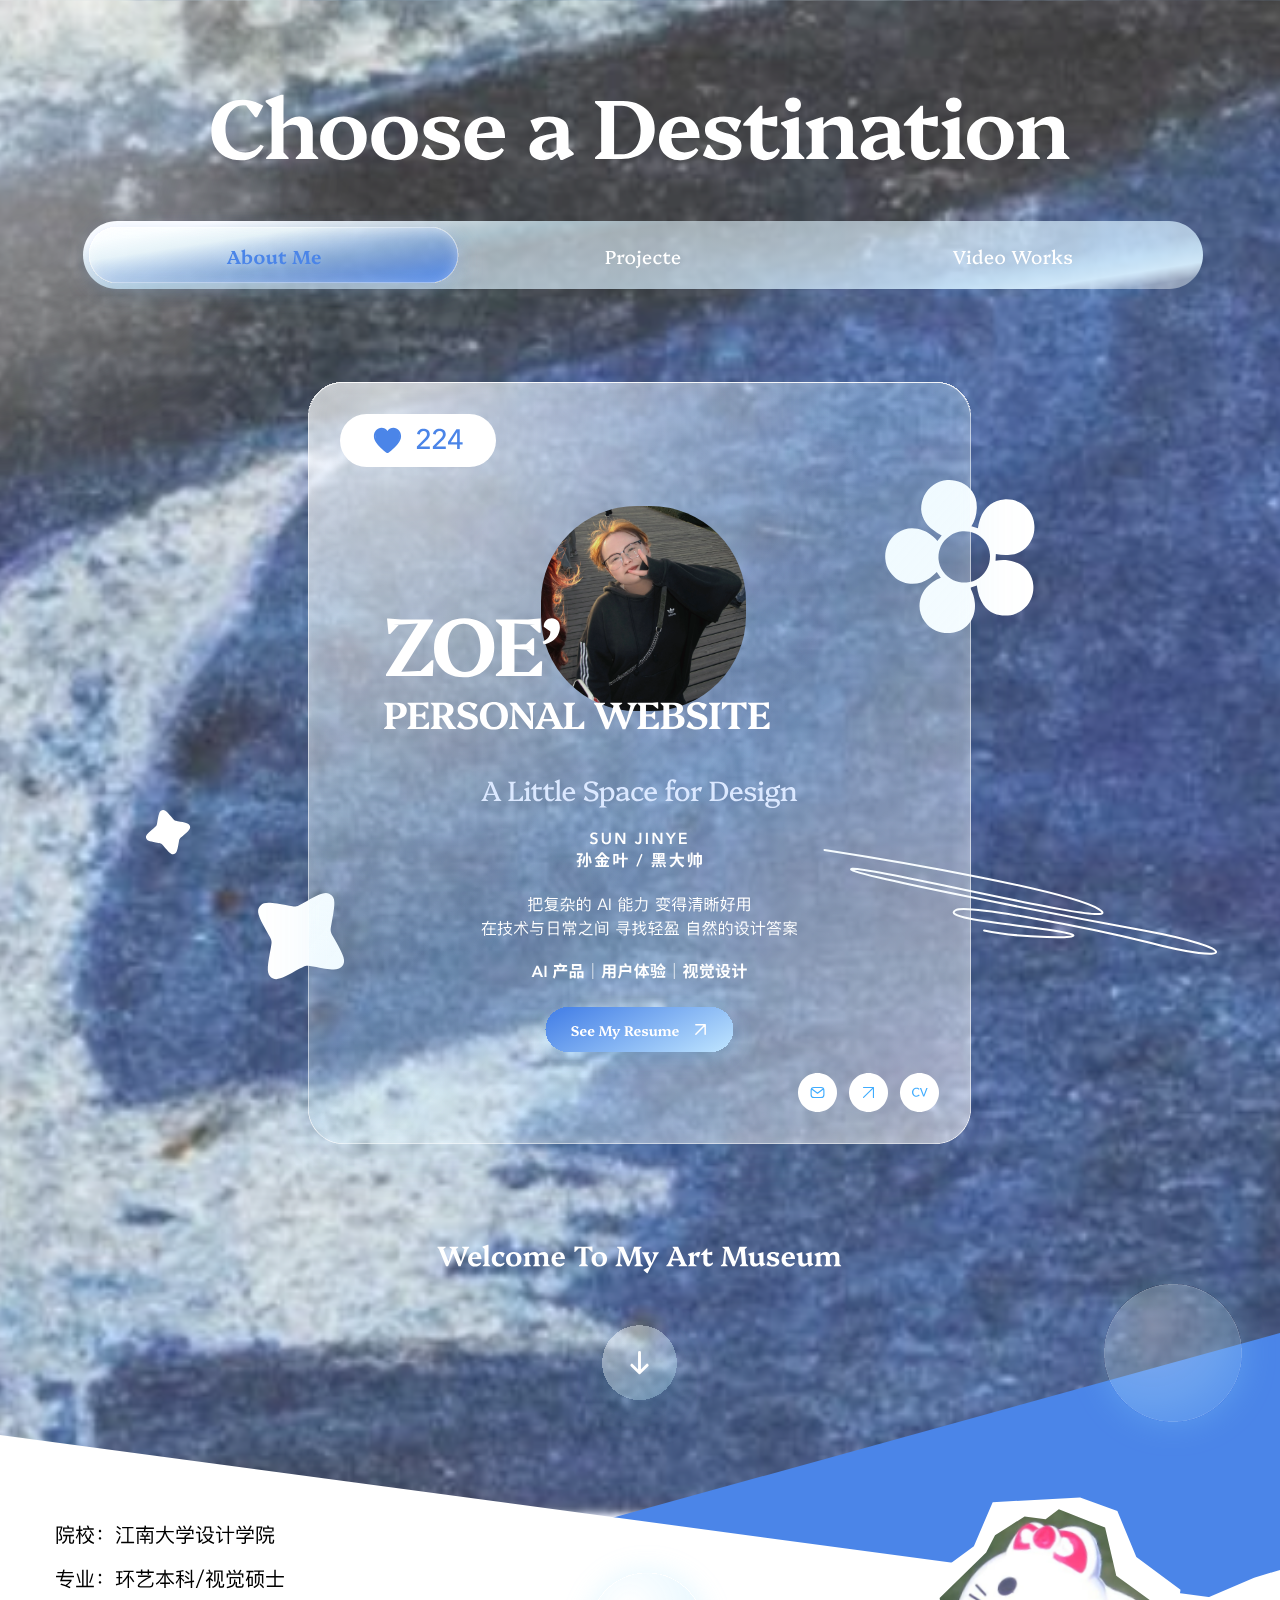
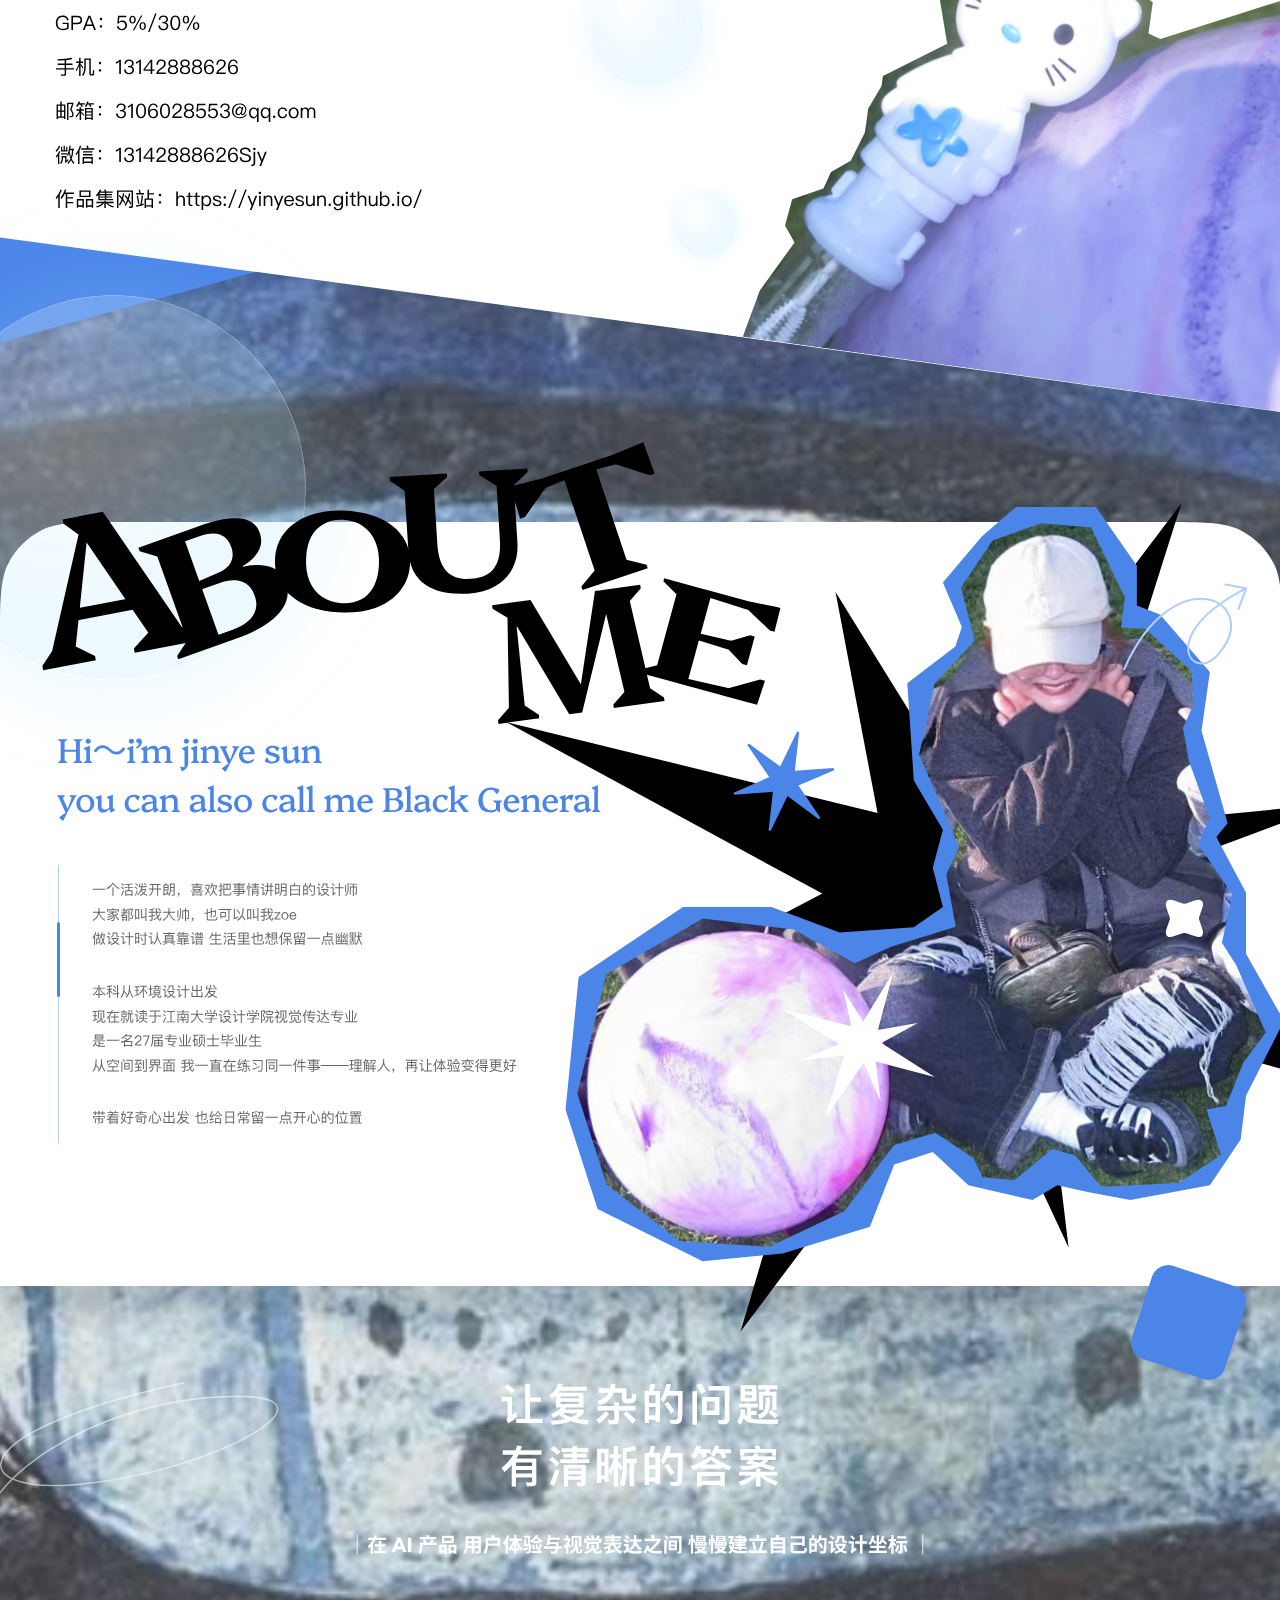
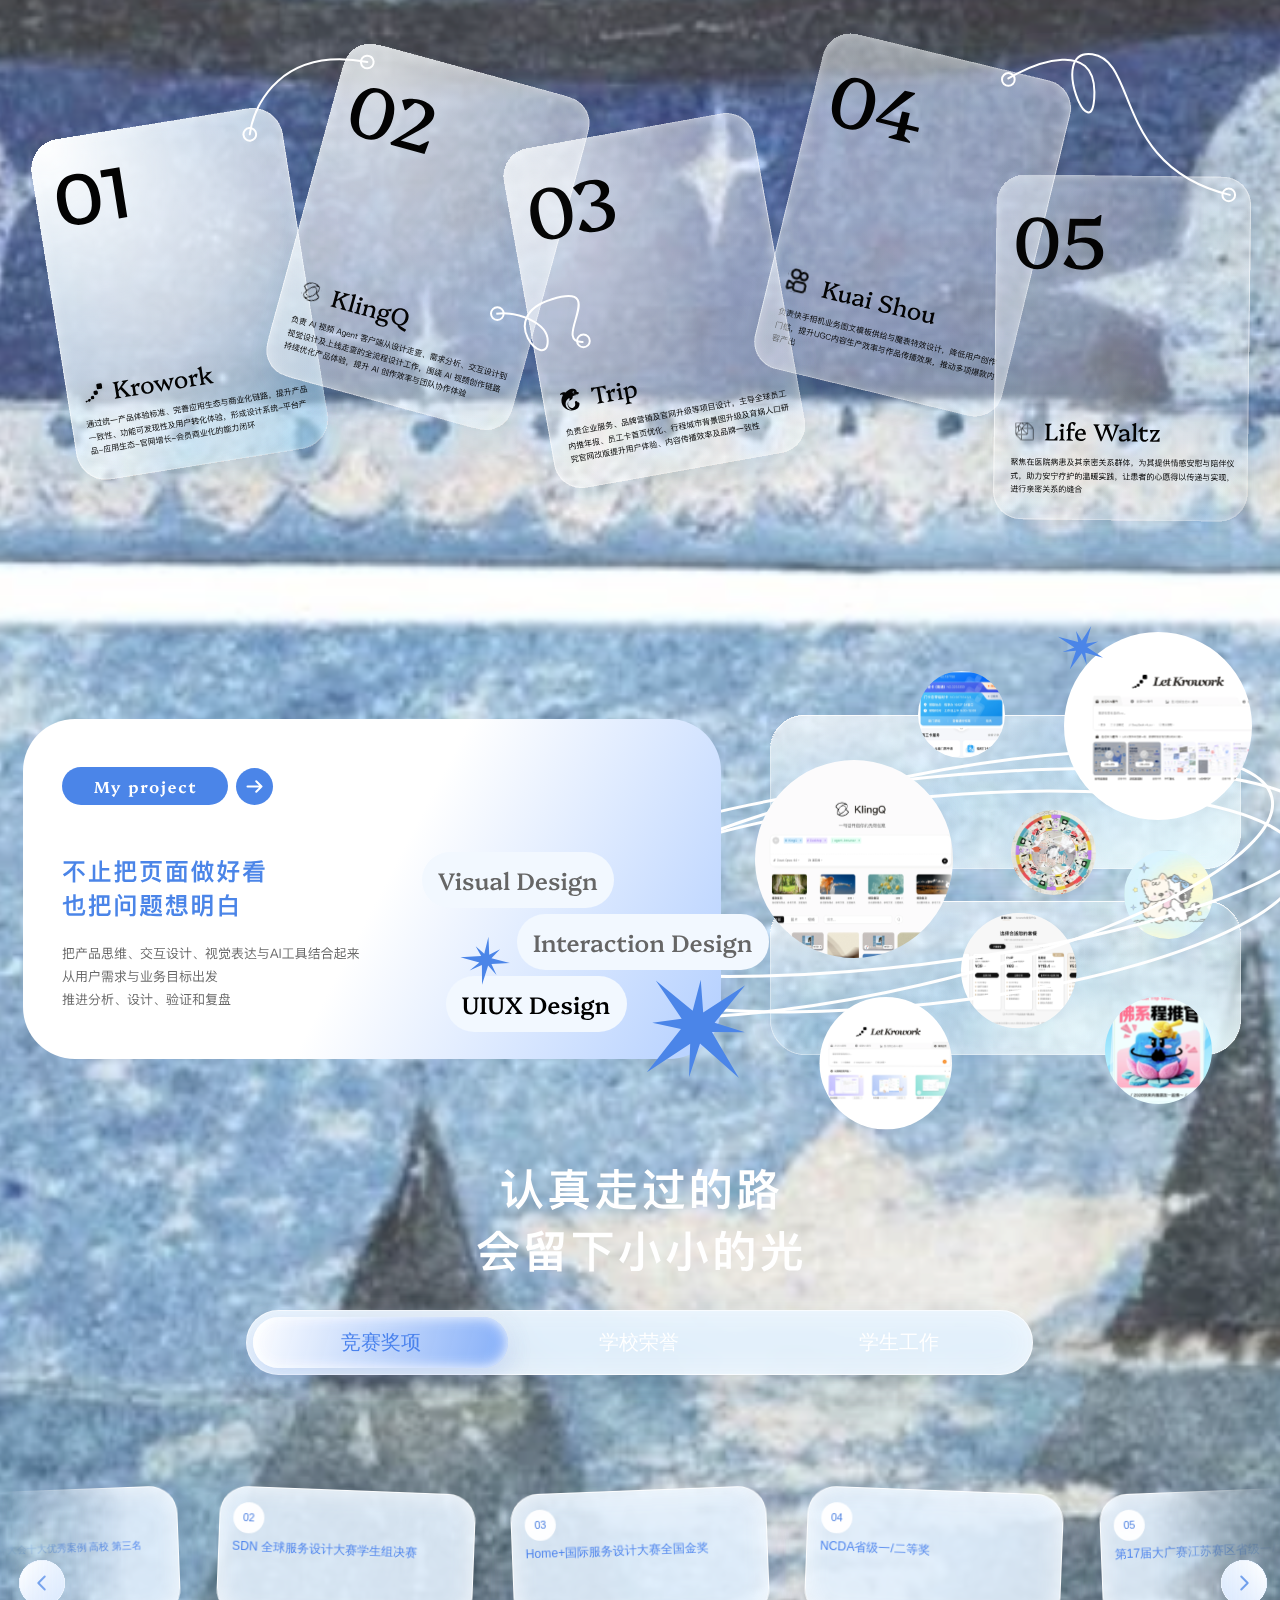
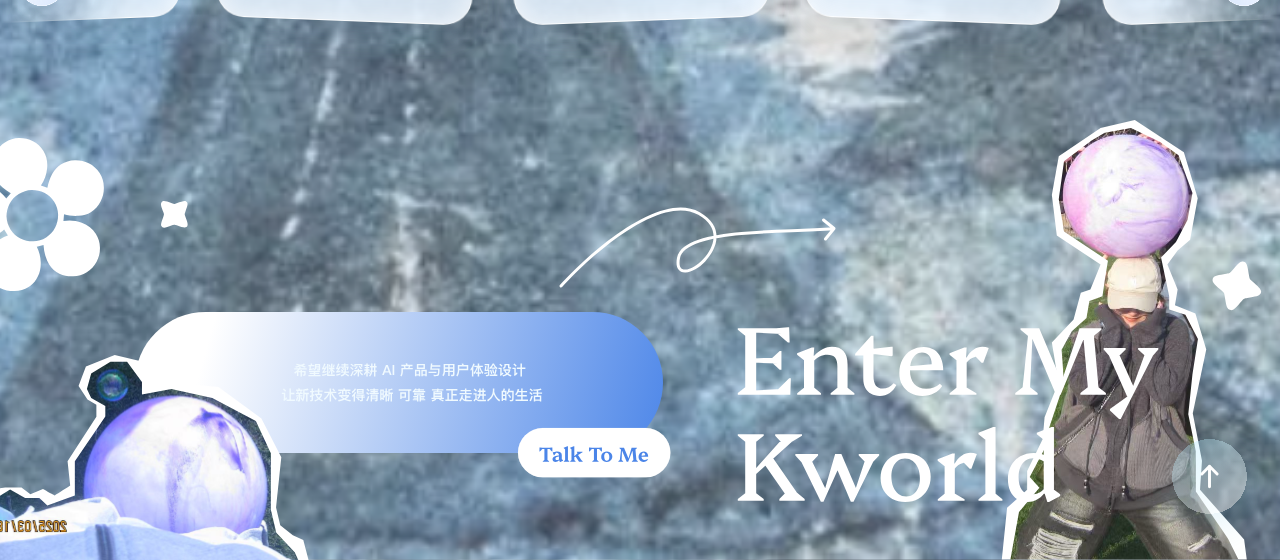
<file: personal-website/index.html>
<!doctype html>
<html lang="zh-CN">
  <head>
    <meta charset="UTF-8" />
    <meta name="viewport" content="width=device-width, initial-scale=1" />
    <meta name="theme-color" content="#8eb7d3" />
    <title>ZOE · Personal Website</title>
    <link rel="stylesheet" href="styles.css" />
  </head>
  <body>
    <main id="app" aria-live="polite">
      <section class="design-page is-active" data-page="about" aria-label="About Me">
        <div class="canvas about-canvas">
          <img class="design-image" src="assets/figma/about-animated.svg" alt="ZOE 个人网站 About Me 页面" />

          <nav class="image-nav image-nav--about" aria-label="主导航">
            <button data-go="about" aria-label="About Me"></button>
            <button data-go="projects" aria-label="Projects"></button>
            <button data-go="videos" aria-label="Video Works"></button>
          </nav>

          <a class="resume-link" href="https://yinyesun.github.io/" target="_blank" rel="noopener noreferrer" aria-label="打开作品集网站"></a>

          <div class="about-project-links" aria-label="精选项目">
            <button data-project="0" aria-label="打开 KlingQ 项目"></button>
            <button data-project="1" aria-label="打开 KroWork 项目一"></button>
            <button data-project="2" aria-label="打开 KroWork 项目二"></button>
            <button data-project="4" aria-label="打开人生圆舞曲项目"></button>
            <button data-go="projects" aria-label="查看全部项目"></button>
          </div>

          <section class="honors-ui" aria-label="个人荣誉">
            <div class="honors-tabs" role="tablist" aria-label="荣誉分类">
              <button class="is-selected" role="tab" aria-selected="true" data-honor-tab="competition">竞赛奖项</button>
              <button role="tab" aria-selected="false" data-honor-tab="school">学校荣誉</button>
              <button role="tab" aria-selected="false" data-honor-tab="student">学生工作</button>
            </div>
            <div class="honors-carousel">
              <button class="honor-arrow honor-prev" aria-label="上一条荣誉">‹</button>
              <div class="honor-track" aria-live="off"></div>
              <button class="honor-arrow honor-next" aria-label="下一条荣誉">›</button>
            </div>
          </section>
          <button class="back-to-top" type="button" aria-label="回到顶部"></button>
        </div>
      </section>

      <section class="design-page" data-page="projects" aria-label="Projects">
        <div class="canvas projects-canvas">
          <img class="design-image" src="assets/figma/projects.png" alt="Projects 项目列表页面" />
          <div class="project-art-window" aria-hidden="true">
            <img id="project-art" src="assets/figma/project-01-klingq.png" alt="" />
          </div>
          <nav class="image-nav image-nav--projects" aria-label="主导航">
            <button data-go="about" aria-label="About Me"></button>
            <button data-go="projects" aria-label="Projects"></button>
            <button data-go="videos" aria-label="Video Works"></button>
          </nav>
          <button class="project-arrow project-prev" aria-label="上一个项目">‹</button>
          <button class="project-arrow project-next" aria-label="下一个项目">›</button>
          <div class="project-card-switcher" aria-label="选择项目">
            <button data-project-select="0" aria-label="切换到 KlingQ"></button>
            <button data-project-select="1" aria-label="切换到 KroWork Design System"></button>
            <button data-project-select="2" aria-label="切换到 KroWork 超能套件"></button>
            <button data-project-select="3" aria-label="切换到 KroWork 商业体验"></button>
            <button data-project-select="4" aria-label="切换到人生圆舞曲"></button>
            <button data-project-select="5" aria-label="切换到魔表与图文模板供给"></button>
            <button data-project-select="6" aria-label="切换到员工卡首页优化"></button>
            <button data-project-select="7" aria-label="切换到内推年报"></button>
          </div>
        </div>
      </section>

      <section class="design-page" data-page="videos" aria-label="Video Works">
        <div class="canvas videos-canvas">
          <img class="design-image" src="assets/figma/video-works.png" alt="Video Works 视频作品页面" />
          <nav class="image-nav image-nav--videos" aria-label="主导航">
            <button data-go="about" aria-label="About Me"></button>
            <button data-go="projects" aria-label="Projects"></button>
            <button data-go="videos" aria-label="Video Works"></button>
          </nav>
          <button class="video-open video-open--life" data-video="life" aria-label="播放人生圆舞曲"></button>
          <button class="video-open video-open--trip" data-video="trip" aria-label="播放携程程里内推"></button>
          <button class="video-open video-open--magic" data-video="magic" aria-label="播放魔表特效设计"></button>
          <button class="video-open video-open--car" data-video="car" aria-label="播放古车博物馆"></button>
        </div>
      </section>

      <section class="design-page detail-page" data-page="detail" aria-label="项目详情">
        <div class="canvas detail-canvas">
          <img id="detail-image" class="design-image" src="assets/figma/project-01-klingq.png" alt="项目详情页面" />
          <nav class="image-nav image-nav--projects" aria-label="主导航">
            <button data-go="about" aria-label="About Me"></button>
            <button data-go="projects" aria-label="Projects"></button>
            <button data-go="videos" aria-label="Video Works"></button>
          </nav>
        </div>
        <button class="floating-control detail-back" aria-label="返回项目列表">← 返回项目</button>
        <button class="floating-control detail-prev" aria-label="上一个项目">‹</button>
        <button class="floating-control detail-next" aria-label="下一个项目">›</button>
      </section>
    </main>

    <dialog class="video-dialog" aria-labelledby="video-title">
      <div class="video-dialog__panel">
        <button class="video-close" aria-label="关闭视频"><span aria-hidden="true">×</span></button>
        <h2 id="video-title"></h2>
        <video id="video-player" controls playsinline preload="metadata"></video>
      </div>
    </dialog>

    <div class="moonshot-cursor" aria-hidden="true"></div>
    <div class="moonshot-cursor-dot" aria-hidden="true"></div>

    <script src="script.js"></script>
  </body>
</html>
</file>
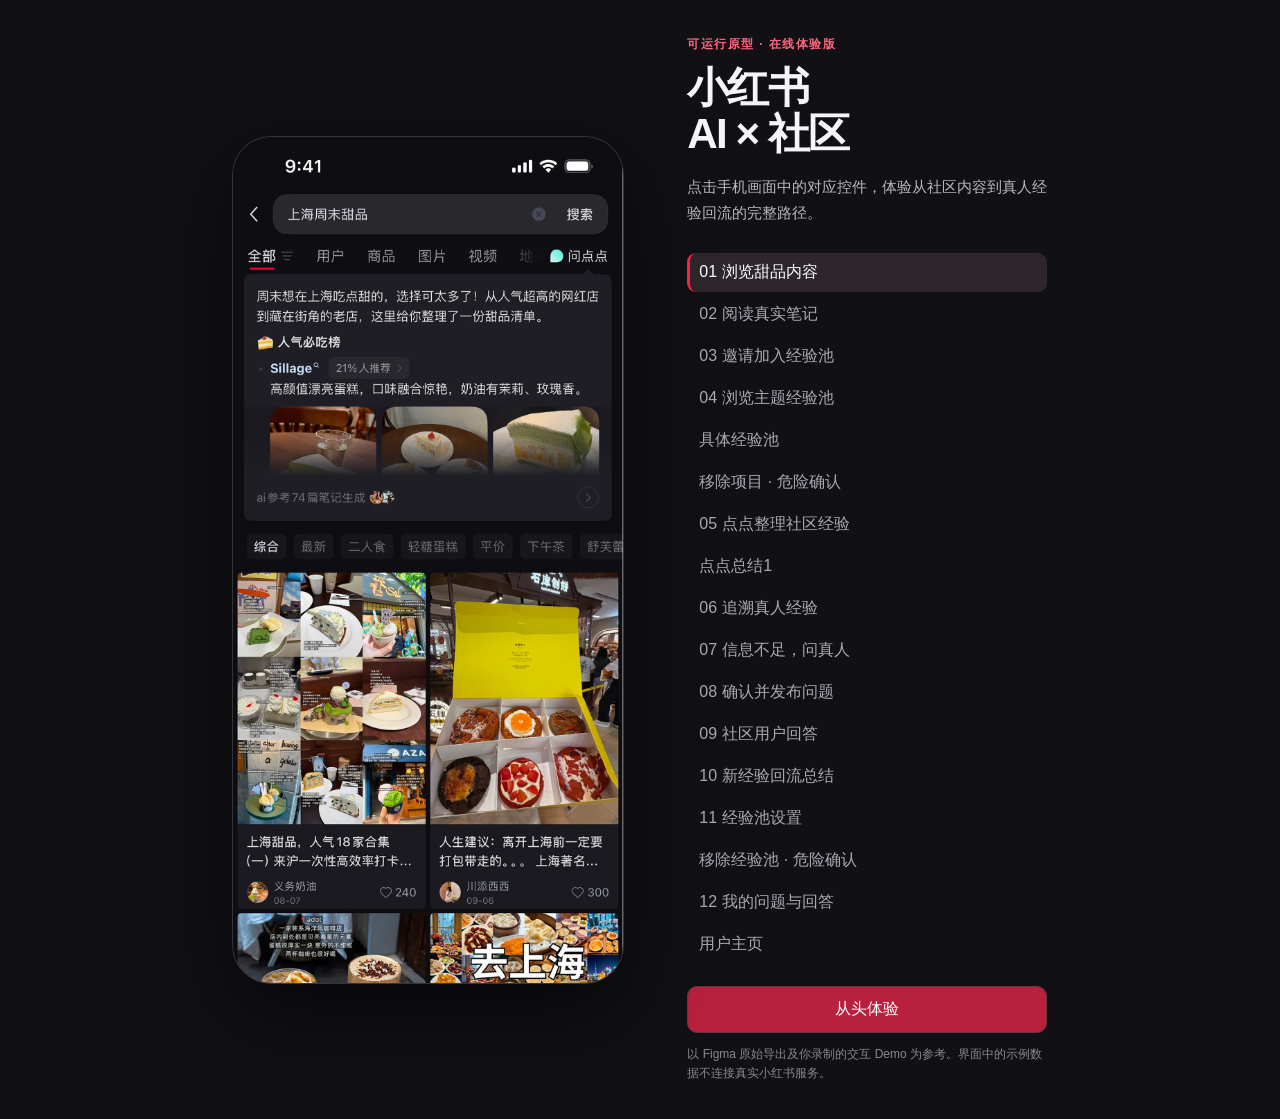
<file: xiaohongshu-mobile-demo/index.html>
<!doctype html>
<html lang="zh-CN">
  <head>
    <meta charset="UTF-8" />
    <meta name="viewport" content="width=device-width, initial-scale=1, viewport-fit=cover" />
    <meta name="theme-color" content="#1b1a1f" />
    <title>小红书 · AI × 社区交互 Demo</title>
    <link rel="stylesheet" href="./styles.css?v=20260920-star-small" />
  </head>
  <body>
    <main class="workspace">
      <section class="phone" aria-label="小红书手机端交互原型">
        <img id="screen-image" class="screen-image" alt="" draggable="false" />
        <div id="saved-star" class="saved-star" hidden aria-hidden="true"><svg viewBox="0 0 48 48" focusable="false"><path d="M24 3.5c1.1 0 2.1.7 2.6 1.7l5.5 11.2 12.3 1.8a2.9 2.9 0 0 1 1.6 4.9l-8.9 8.7 2.1 12.3a2.9 2.9 0 0 1-4.2 3L24 41.3l-11 5.8a2.9 2.9 0 0 1-4.2-3l2.1-12.3L2 23.1a2.9 2.9 0 0 1 1.6-4.9l12.3-1.8 5.5-11.2A2.9 2.9 0 0 1 24 3.5Z"/></svg><span>161</span></div>
        <div id="hotspots" class="hotspots"></div>
        <div id="tap-feedback" class="tap-feedback" aria-hidden="true"></div>
        <div id="action-message" class="action-message" role="status"></div>
      </section>
      <aside class="review" aria-label="演示导航">
        <p class="review-kicker">可运行原型 · 在线体验版</p>
        <h1>小红书<br />AI × 社区</h1>
        <p class="review-description">点击手机画面中的对应控件，体验从社区内容到真人经验回流的完整路径。</p>
        <ol id="steps" class="steps"></ol>
        <button id="restart" class="restart" type="button">从头体验</button>
        <p class="review-note">以 Figma 原始导出及你录制的交互 Demo 为参考。界面中的示例数据不连接真实小红书服务。</p>
      </aside>
    </main>
    <script defer src="./main.js?v=20260920-pool-profile"></script>
  </body>
</html>
</file>
<file: personal-website/styles.css>
:root {
  color-scheme: light;
  --blue: #4a82ed;
  --glow: rgba(89, 143, 255, 0.55);
}

* { box-sizing: border-box; }
html { scroll-behavior: smooth; background: #1b2530; }
body { margin: 0; min-width: 320px; font-family: Inter, "PingFang SC", "Microsoft YaHei", sans-serif; background: #1b2530; }
button { font: inherit; }
.design-page { display: none; }
.design-page.is-active { display: block; animation: page-in 440ms ease both; }
.canvas { position: relative; width: min(100%, 1280px); margin: 0 auto; overflow: hidden; background: #8eb7d3; }
.design-image { display: block; width: 100%; height: auto; user-select: none; }

.image-nav { position: absolute; left: 5.7%; width: 88.6%; display: grid; grid-template-columns: repeat(3, 1fr); z-index: 12; }
.image-nav--about { top: 4.02%; height: 1.28%; }
.image-nav--projects { top: 9.68%; height: 3.25%; }
.image-nav--videos { top: 5.48%; height: 1.9%; }

.image-nav button, .about-project-links button, .video-open, .resume-link, .project-card-switcher button {
  appearance: none; border: 0; background: transparent; cursor: pointer; border-radius: 999px;
  transition: transform 180ms ease, filter 180ms ease, box-shadow 180ms ease;
}

.image-nav button:hover, .video-open:hover, .resume-link:hover,
.honors-tabs button:hover, .floating-control:hover {
  transform: translateY(-3px) scale(1.015); filter: drop-shadow(0 0 17px rgba(255,255,255,.92));
}

.image-nav button:focus-visible, .about-project-links button:focus-visible, .resume-link:focus-visible,
.video-open:focus-visible, .honors-tabs button:focus-visible, .project-arrow:focus-visible,
.honor-arrow:focus-visible, .floating-control:focus-visible {
  outline: 3px solid rgba(255,255,255,.95); outline-offset: 3px;
}

.resume-link { position: absolute; z-index: 18; left: 42.5%; top: 18.79%; width: 14.85%; height: .9%; }
.resume-link:hover { box-shadow: 0 11px 18px 1px rgba(255,255,255,.19); filter: none; animation: hover-bob 520ms ease-in-out infinite alternate; }

.about-project-links { position: absolute; top: 57.7%; left: 0; width: 100%; height: 12.5%; z-index: 16; pointer-events: none; }
.about-project-links button {
  position: absolute; pointer-events: auto; overflow: hidden; border-radius: 34px; background: rgba(255,255,255,.01);
  transform: rotate(var(--card-tilt)); transform-origin: center; backdrop-filter: brightness(1); transition: none;
}
.about-project-links button:nth-child(1) { --card-tilt: -7deg; left: 1.5%; top: 17%; width: 25%; height: 69%; }
.about-project-links button:nth-child(2) { --card-tilt: 8deg; left: 21%; top: 2%; width: 25%; height: 72%; }
.about-project-links button:nth-child(3) { --card-tilt: -4deg; left: 40%; top: 14%; width: 24%; height: 70%; }
.about-project-links button:nth-child(4) { --card-tilt: 8deg; left: 60.5%; top: 1%; width: 25%; height: 72%; }
.about-project-links button:nth-child(5) { --card-tilt: 0deg; left: 78%; top: 21%; width: 21%; height: 64%; }
.back-to-top {
  position: absolute; z-index: 18; left: 91.56%; top: 97.74%; width: 5.86%; aspect-ratio: 1;
  appearance: none; border: 0; border-radius: 50%; background: transparent; cursor: pointer;
}

.honors-ui { position: absolute; top: 83%; left: 0; width: 100%; height: 8.42%; z-index: 14; overflow: hidden; }
.honors-tabs {
  position: absolute; z-index: 3; left: 19.23%; top: 13.62%; width: 61.46%; height: 14.26%; margin: 0; padding: .45%;
  display: grid; grid-template-columns: repeat(3, 1fr); gap: .5%;
  border: 1px solid rgba(255,255,255,.75); border-radius: 999px; background: rgba(228,242,253,.94);
  box-shadow: inset 0 0 28px rgba(255,255,255,.52), 0 10px 30px rgba(60,99,139,.1); backdrop-filter: blur(13px);
}
.honors-tabs button {
  position: relative; border: 0; border-radius: 999px; color: #fff; background: transparent; cursor: pointer;
  font-size: clamp(11px, 1.6vw, 24px); transition: transform 180ms ease, filter 180ms ease, background 220ms ease, color 220ms ease;
}
.honors-tabs button:hover { background: rgba(255,255,255,.14); box-shadow: 0 0 20px rgba(255,255,255,.58); }
.honors-tabs button.is-selected {
  color: #4a82ed; font-weight: 400; background: linear-gradient(105deg, rgba(255,255,255,.96), rgba(123,168,249,.9));
  box-shadow: 0 8px 24px rgba(62,116,222,.22), inset 0 0 14px #fff, 0 0 18px rgba(255,255,255,.5); animation: tab-pop 320ms ease both;
}
.honors-carousel { position: absolute; z-index: 2; inset: 0; height: 100%; pointer-events: none; }
.honor-track {
  position: absolute; inset: 0; width: 100%; height: 100%; overflow: hidden; pointer-events: none;
}
.honor-track.is-paginated {
  -webkit-mask-image: linear-gradient(90deg, transparent 0, #000 10%, #000 90%, transparent 100%);
  mask-image: linear-gradient(90deg, transparent 0, #000 10%, #000 90%, transparent 100%);
}
.honor-card {
  position: absolute; min-height: 0; padding: 1.15% 1%; border: 1px solid rgba(255,255,255,.9);
  border-radius: clamp(18px, 2.2vw, 31px); background: rgba(226,240,253,.89);
  box-shadow: inset 0 0 24px rgba(255,255,255,.75), 0 15px 28px rgba(75,111,145,.13);
  backdrop-filter: blur(16px); color: #4a82ed; overflow: hidden; transform: rotate(var(--tilt, 0deg)); animation: card-in 420ms ease both;
}
.honor-card:nth-child(1) { --tilt: -2.2deg; left: -6%; top: 53.5%; width: 20%; height: 29%; }
.honor-card:nth-child(2) { --tilt: 2.2deg; left: 17%; top: 53.5%; width: 20%; height: 29%; }
.honor-card:nth-child(3) { --tilt: -2.2deg; left: 40%; top: 53.5%; width: 20%; height: 29%; }
.honor-card:nth-child(4) { --tilt: 2.2deg; left: 63%; top: 53.5%; width: 20%; height: 29%; }
.honor-card:nth-child(5) { --tilt: -2.2deg; left: 86%; top: 53.5%; width: 20%; height: 29%; }
.honor-track[data-count="3"] .honor-card:nth-child(1) { left: 17%; }
.honor-track[data-count="3"] .honor-card:nth-child(2) { left: 40%; }
.honor-track[data-count="3"] .honor-card:nth-child(3) { left: 63%; }
.honor-card__number {
  display: grid; place-items: center; width: clamp(21px, 2.45vw, 34px); aspect-ratio: 1; margin-bottom: 2.4%;
  border-radius: 50%; background: rgba(255,255,255,.96); font-size: clamp(8px, .82vw, 12px); font-weight: 400; color: #477de0;
}
.honor-card__text {
  margin: 0; overflow: hidden; white-space: nowrap; text-overflow: clip;
  font-size: min(.95vw, 13.5px); line-height: 1.25; font-weight: 300;
}
.honor-card--medium .honor-card__text { font-size: min(.76vw, 10.5px); }
.honor-card--long .honor-card__text { font-size: min(.7vw, 9.5px); }

.moonshot-cursor,
.moonshot-cursor-dot {
  position: fixed; top: 0; left: 0; z-index: 9999; border-radius: 50%; pointer-events: none; opacity: 0;
}
.moonshot-cursor { width: 36px; height: 36px; border: 1.5px solid rgba(255,255,255,.6); }
.moonshot-cursor-dot { width: 5px; height: 5px; background: #fff; }
.moonshot-cursor.is-visible,
.moonshot-cursor-dot.is-visible { opacity: 1; }

.honor-arrow, .project-arrow {
  position: absolute; z-index: 20; display: grid; place-items: center; border: 1px solid rgba(255,255,255,.82);
  border-radius: 50%; color: #4a82ed; background: rgba(242,248,255,.9);
  box-shadow: inset 0 0 14px #fff, 0 10px 24px rgba(47,86,122,.14); cursor: pointer;
  transition: transform 180ms ease, filter 180ms ease;
}
.honor-arrow { top: 66.17%; width: 3.46%; aspect-ratio: 1; border: 0; color: transparent; background: rgba(255,255,255,.01); box-shadow: none; font-size: 0; line-height: 1; }
.honor-arrow { pointer-events: auto; }
.honor-prev { left: 1.43%; }
.honor-next { right: 1.35%; }

.project-art-window { position: absolute; inset: 0; height: 100%; overflow: hidden; pointer-events: none; z-index: 8; }
.project-art-window img { display: block; width: 100%; transition: opacity 350ms ease; }
.project-art-window img.is-changing { opacity: 0; }
.projects-canvas .image-nav { z-index: 14; }
.project-arrow {
  top: 39.35%; width: 4%; aspect-ratio: 1; border: 0; color: transparent; background: rgba(255,255,255,.01);
  box-shadow: none; font-size: 0;
}
.project-prev { left: 35.25%; }
.project-next { right: 35.25%; }
.project-card-switcher { position: absolute; z-index: 15; left: 6.5%; top: 16.2%; width: 87%; height: 24.5%; display: grid; grid-template-columns: repeat(8, 1fr); }
.project-card-switcher button { border-radius: 24px; }
.video-open { position: absolute; z-index: 16; width: 8.2%; aspect-ratio: 1; border-radius: 50%; }
.video-open--life { left: 66.4%; top: 27.25%; }
.video-open--trip { left: 58.7%; top: 47.75%; }
.video-open--magic { left: 60.2%; top: 67.55%; }
.video-open--car { left: 66%; top: 91.15%; }

.floating-control {
  position: fixed; z-index: 40; border: 1px solid rgba(255,255,255,.8); color: #3676ea; background: rgba(240,247,255,.86);
  box-shadow: inset 0 0 16px #fff, 0 10px 30px rgba(31,70,105,.2); backdrop-filter: blur(14px); cursor: pointer;
  transition: transform 180ms ease, filter 180ms ease;
}
.detail-back { left: max(18px, calc(50vw - 622px)); top: 22px; padding: 11px 18px; border-radius: 999px; }
.detail-prev, .detail-next { top: 50%; width: 48px; aspect-ratio: 1; border-radius: 50%; font-size: 38px; }
.detail-prev { left: max(14px, calc(50vw - 624px)); }
.detail-next { right: max(14px, calc(50vw - 624px)); }

.video-dialog {
  width: min(92vw, 1060px); padding: 0; border: 1px solid rgba(255,255,255,.75); border-radius: 30px; color: #fff;
  background: rgba(22,32,47,.92); box-shadow: 0 35px 100px rgba(0,0,0,.45), inset 0 0 40px rgba(255,255,255,.08);
  backdrop-filter: blur(22px);
}
.video-dialog::backdrop { background: rgba(9,16,27,.72); backdrop-filter: blur(8px); }
.video-dialog__panel { position: relative; padding: 24px; }
.video-dialog h2 { margin: 0 50px 18px 4px; font-size: clamp(20px, 2.5vw, 34px); font-weight: 520; }
.video-dialog video { display: block; width: 100%; max-height: 76vh; border-radius: 18px; background: #000; }
.video-close {
  position: absolute; top: 18px; right: 20px; width: 34px; aspect-ratio: 1; padding: 0; display: grid; place-items: center;
  border: 0; border-radius: 50%; color: #fff; background: rgba(255,255,255,.16); font-size: 24px; line-height: 1; cursor: pointer;
}
.video-close span { display: block; line-height: 1; transform: translateY(-1px); }

@keyframes page-in { from { opacity: 0; } to { opacity: 1; } }
@keyframes card-in { from { opacity: 0; translate: 0 10px; } to { opacity: 1; translate: 0 0; } }
@keyframes hover-bob { from { transform: translateY(-2px) scale(1.01); } to { transform: translateY(-5px) scale(1.025); } }
@keyframes tab-pop { from { transform: scale(.96); opacity: .8; } to { transform: scale(1); opacity: 1; } }

@media (hover: hover) and (pointer: fine) {
  html, body, a, button, [role="button"] { cursor: none; }
}

@media (max-width: 700px) {
  .honors-ui { top: 83%; height: 8.42%; }
  .detail-prev, .detail-next { width: 38px; font-size: 30px; }
  .detail-back { top: 12px; left: 12px; padding: 8px 13px; font-size: 13px; }
  .video-dialog__panel { padding: 15px; }
}

@media (hover: none), (pointer: coarse) {
  .moonshot-cursor, .moonshot-cursor-dot { display: none; }
}

@media (prefers-reduced-motion: reduce) {
  html { scroll-behavior: auto; }
  *, *::before, *::after { animation-duration: 1ms !important; animation-iteration-count: 1 !important; transition-duration: 1ms !important; }
}
</file>
<file: xiaohongshu-mobile-demo/styles.css>
:root {
  color-scheme: dark;
  font-family: -apple-system, BlinkMacSystemFont, "PingFang SC", "Helvetica Neue", sans-serif;
  background: #111115;
  color: #f5f5f7;
}

* { box-sizing: border-box; }
html, body { margin: 0; min-width: 320px; min-height: 100%; }
button { font: inherit; }
.workspace { min-height: 100dvh; display: flex; align-items: center; justify-content: center; gap: clamp(28px, 5vw, 90px); padding: 24px; }
.phone { position: relative; flex: none; width: min(42.5vw, 43.41dvh); aspect-ratio: 375 / 812; overflow: hidden; background: #1b1a1f; border-radius: 38px; box-shadow: 0 0 0 1px #35343a, 0 28px 80px #0009; }
.screen-image { display: block; width: 100%; height: 100%; object-fit: fill; user-select: none; transition: opacity .18s ease, transform .18s ease; }
.screen-image.leaving { opacity: .45; transform: scale(.985); }
.saved-star:not([hidden]) { position: absolute; left: 65%; top: 91.4%; width: 17.5%; height: 5.2%; display: flex; align-items: center; justify-content: center; gap: 3%; background: #1d1c21; color: #d0a356; font-size: clamp(16px, 2.4dvh, 23px); pointer-events: none; }
.saved-star svg { width: 38%; height: 80%; fill: currentColor; }
.hotspots { position: absolute; inset: 0; }
.hotspot { position: absolute; padding: 0; border: 0; background: transparent; cursor: pointer; touch-action: manipulation; -webkit-tap-highlight-color: transparent; }
.hotspot:focus-visible { outline: 2px solid #9df4e8; outline-offset: -2px; border-radius: 12px; background: #9df4e822; }
.tap-feedback { position: absolute; width: 34px; height: 34px; border: 2px solid #fff; border-radius: 50%; opacity: 0; pointer-events: none; transform: translate(-50%, -50%) scale(.5); box-shadow: 0 0 0 5px #ff244255; }
.tap-feedback.active { animation: tap .4s ease-out; }
.action-message:not(:empty) { position: absolute; left: 8%; right: 8%; bottom: 10%; padding: 10px 12px; border-radius: 10px; background: #242329eb; color: #fff; text-align: center; font-size: 12px; pointer-events: none; }
@keyframes tap { 0% { opacity: .95; transform: translate(-50%, -50%) scale(.4); } 100% { opacity: 0; transform: translate(-50%, -50%) scale(1.7); } }
.review { width: min(360px, 30vw); }
.review-kicker { color: #ff667d; font-size: 12px; font-weight: 700; letter-spacing: .12em; }
.review h1 { margin: 12px 0 18px; font-size: clamp(35px, 3.3vw, 54px); line-height: 1.08; letter-spacing: -.045em; }
.review-description { margin: 0 0 26px; color: #b9b8c0; font-size: 15px; line-height: 1.75; }
.steps { display: grid; gap: 3px; padding: 0; margin: 0 0 22px; list-style: none; }
.steps button { width: 100%; padding: 9px 12px; border: 0; border-radius: 9px; text-align: left; color: #aaa9b2; background: transparent; cursor: pointer; }
.steps button:hover, .steps button:focus-visible { color: #fff; background: #28272e; outline: none; }
.steps button.current { color: #fff; background: #2d262d; border-left: 3px solid #ff2442; padding-left: 9px; }
.restart { width: 100%; padding: 12px; border: 1px solid #6b3340; border-radius: 10px; color: #fff; background: #b8203d; cursor: pointer; }
.restart:hover { background: #db2547; }
.review-note { color: #88878f; font-size: 12px; line-height: 1.6; }
@media (max-width: 760px) {
  .workspace { display: block; padding: 0; min-height: 100dvh; background: #1b1a1f; }
  .phone { width: min(100vw, 46.182dvh); max-height: 100dvh; margin: auto; border-radius: 0; box-shadow: none; }
  .review { display: none; }
}
</file>
